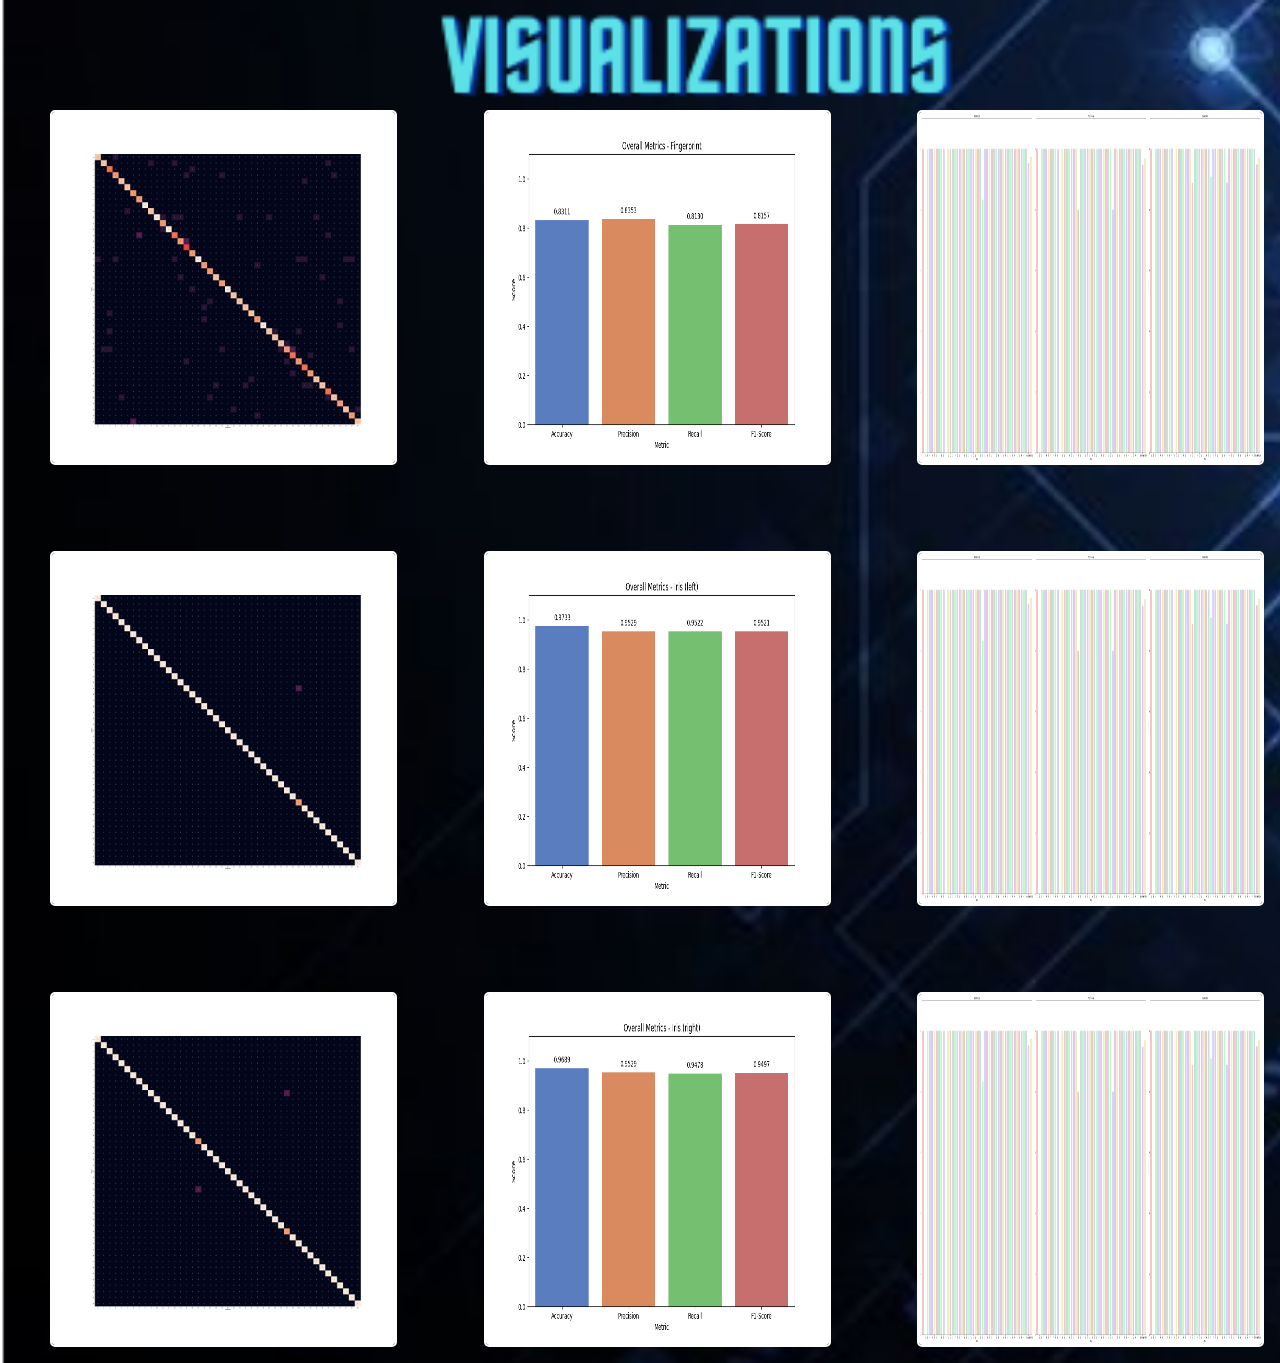
<file: templates/visualization.html>
<!DOCTYPE html>
<html lang="en">
<head>
    <meta charset="UTF-8">
    <meta name="viewport" content="width=device-width, initial-scale=1.0">
    <title>Visualization</title>
    <style>
        body {
            background-image: url("/static/visualization.png");
            background-size: cover;
            background-repeat: no-repeat;
            margin: 0;
            padding: 0;
            font-family: Arial, sans-serif;
            color: white;
        }

        .container {
            max-width: 1600px;
            margin: 0 auto;
            padding: 20px;
            margin-left: 30px;
        }

        .image-container {
            display: flex;
            justify-content: space-between;
            margin-top: 90px;
        }

        .image-item {
            flex: 0 0 calc(30% - 20px); /* Adjust image width */
            position: relative;
        }

        .image-item img {
            width: 100%;
            height: auto;
            border: 2px solid white; /* Add border around each image */
            border-radius: 5px; /* Add border radius */
            cursor: pointer; /* Add cursor pointer */
        }

        .image-item .description {
            position: absolute;
            bottom: 10px;
            left: 10px;
            background-color: rgba(0, 0, 0, 0.5); /* Semi-transparent background */
            padding: 5px;
            border-radius: 5px;
            width: calc(100% - 20px); /* Adjust width */
            display: none; /* Hide description by default */
        }

        .image-item:hover .description {
            display: block; /* Show description on hover */
        }

        .image-item .description h2 {
            margin-bottom: 5px;
            font-size: 14px;
        }

        .image-item .description p {
            margin: 0;
            font-size: 12px;
        }

        /* Modal styles */
        .modal {
            display: none; /* Hide modal by default */
            position: fixed;
            z-index: 1;
            left: 0;
            top: 0;
            width: 100%;
            height: 100%;
            overflow: auto;
            background-color: rgb(0,0,0);
            background-color: rgba(0,0,0,0.9);
        }

        .modal-content {
            margin: auto;
            display: block;
            max-width: 80%; /* Max width for modal content */
            max-height: 80%; /* Max height for modal content */
        }

        .modal-content img {
            width: 100%;
            height: auto;
        }

        .close {
            position: absolute;
            top: 15px;
            right: 35px;
            color: #f1f1f1;
            font-size: 40px;
            font-weight: bold;
            cursor: pointer;
        }

        .close:hover,
        .close:focus {
            color: #bbb;
            text-decoration: none;
            cursor: pointer;
        }
    </style>
</head>
<body>
    <div class="container">
        <div class="image-container">
            <div class="image-item">
                <img src="/static/ConfusionMatrix - Fingerprint.png" alt="Image 1" onclick="openModal(this.src)" style="height: 100%">
                <div class="description">
                    <h2>Confusion Matrix - Fingerprint model</h2>
                    <p>This image shows the high values in diagonal which means model has predicted the correct results.</p>
                </div>
            </div>
            <div class="image-item">
                <img src="/static/Overall-Metrics-Fingerprint.png" alt="Image 2" onclick="openModal(this.src)" style="height: 100%">
                <div class="description">
                    <h2>Overall Metrics - Fingerprint model</h2>
                    <p>This image shows the overall accuracy, precison, recall and F1 score for the fingerprint model.</p>
                </div>
            </div>
            <div class="image-item">
                <img src="/static/Graph - Fingerprint.png" alt="Image 3" onclick="openModal(this.src, true)" style="height: 100%">
                <div class="description">
                    <h2>Graph - Fingerprint</h2>
                    <p>This image represents the visualized report for the whole model.</p>
                </div>
            </div>
        </div>

        <!-- Repeat the structure for the next set of images -->
        <div class="image-container">
            <div class="image-item">
                <img src="/static/ConfusionMatrix - Left Iris.png" alt="Image 1" onclick="openModal(this.src)" style="height: 100%">
                <div class="description">
                    <h2>Confusion Matrix - Left Iris</h2>
                    <p>This image shows the high values in diagonal which means model has predicted the correct results.</p>
                </div>
            </div>
            <div class="image-item">
                <img src="/static/Overall-Metrics-Left-Iris.png" alt="Image 2" onclick="openModal(this.src)" style="height: 100%">
                <div class="description">
                    <h2>Overall Metrics - Left Iris</h2>
                    <p>This image shows the overall accuracy, precison, recall and F1 score for the left iris model.</p>
                </div>
            </div>
            <div class="image-item">
                <img src="/static/Graph - Left Iris.png" alt="Image 3" onclick="openModal(this.src, true)" style="height: 100%">
                <div class="description">
                    <h2>Graph - Left Iris</h2>
                    <p>This image represents the visualized report for the whole model.</p>
                </div>
            </div>
        </div>

        <div class="image-container">
            <div class="image-item">
                <img src="/static/ConfusionMatrix - Right Iris.png" alt="Image 1" onclick="openModal(this.src)" style="height: 100%">
                <div class="description">
                    <h2>Confusion Matrix - Right Iris</h2>
                    <p>This image shows the high values in diagonal which means model has predicted the correct results.</p>
                </div>
            </div>
            <div class="image-item">
                <img src="/static/Overall-Metrics-Iris-Right.png" alt="Image 2" onclick="openModal(this.src)" style="height: 100%">
                <div class="description">
                    <h2>Overall Metrics - Right Iris</h2>
                    <p>This image shows the overall accuracy, precison, recall and F1 score for the right iris model.</p>
                </div>
            </div>
            <div class="image-item">
                <img src="/static/Graph - Right Iris.png" alt="Image 3" onclick="openModal(this.src, true)" style="height: 100%">
                <div class="description">
                    <h2>Graph - Right Iris</h2>
                    <p>This image represents the visualized report for the whole model.</p>
                </div>
            </div>
        </div>
    </div>

    <!-- The Modal -->
    <div id="myModal" class="modal">
        <span class="close" onclick="closeModal()">&times;</span>
        <img class="modal-content" id="img01">
    </div>

    <script>
        // Open the modal
        function openModal(src, isGraph) {
            var modal = document.getElementById("myModal");
            var modalImg = document.getElementById("img01");
            modal.style.display = "block";
            if (isGraph) {
                modalImg.style.maxWidth = "none"; // Remove max width for graphs
                modalImg.style.maxHeight = "150%"; // Remove max height for graphs
            } else {
                modalImg.style.maxWidth = "80%"; // Set max width for other images
                modalImg.style.maxHeight = "80%"; // Set max height for other images
            }
            modalImg.src = src;
        }

        // Close the modal
        function closeModal() {
            var modal = document.getElementById("myModal");
            modal.style.display = "none";
        }
    </script>
</body>
</html>
</file>
